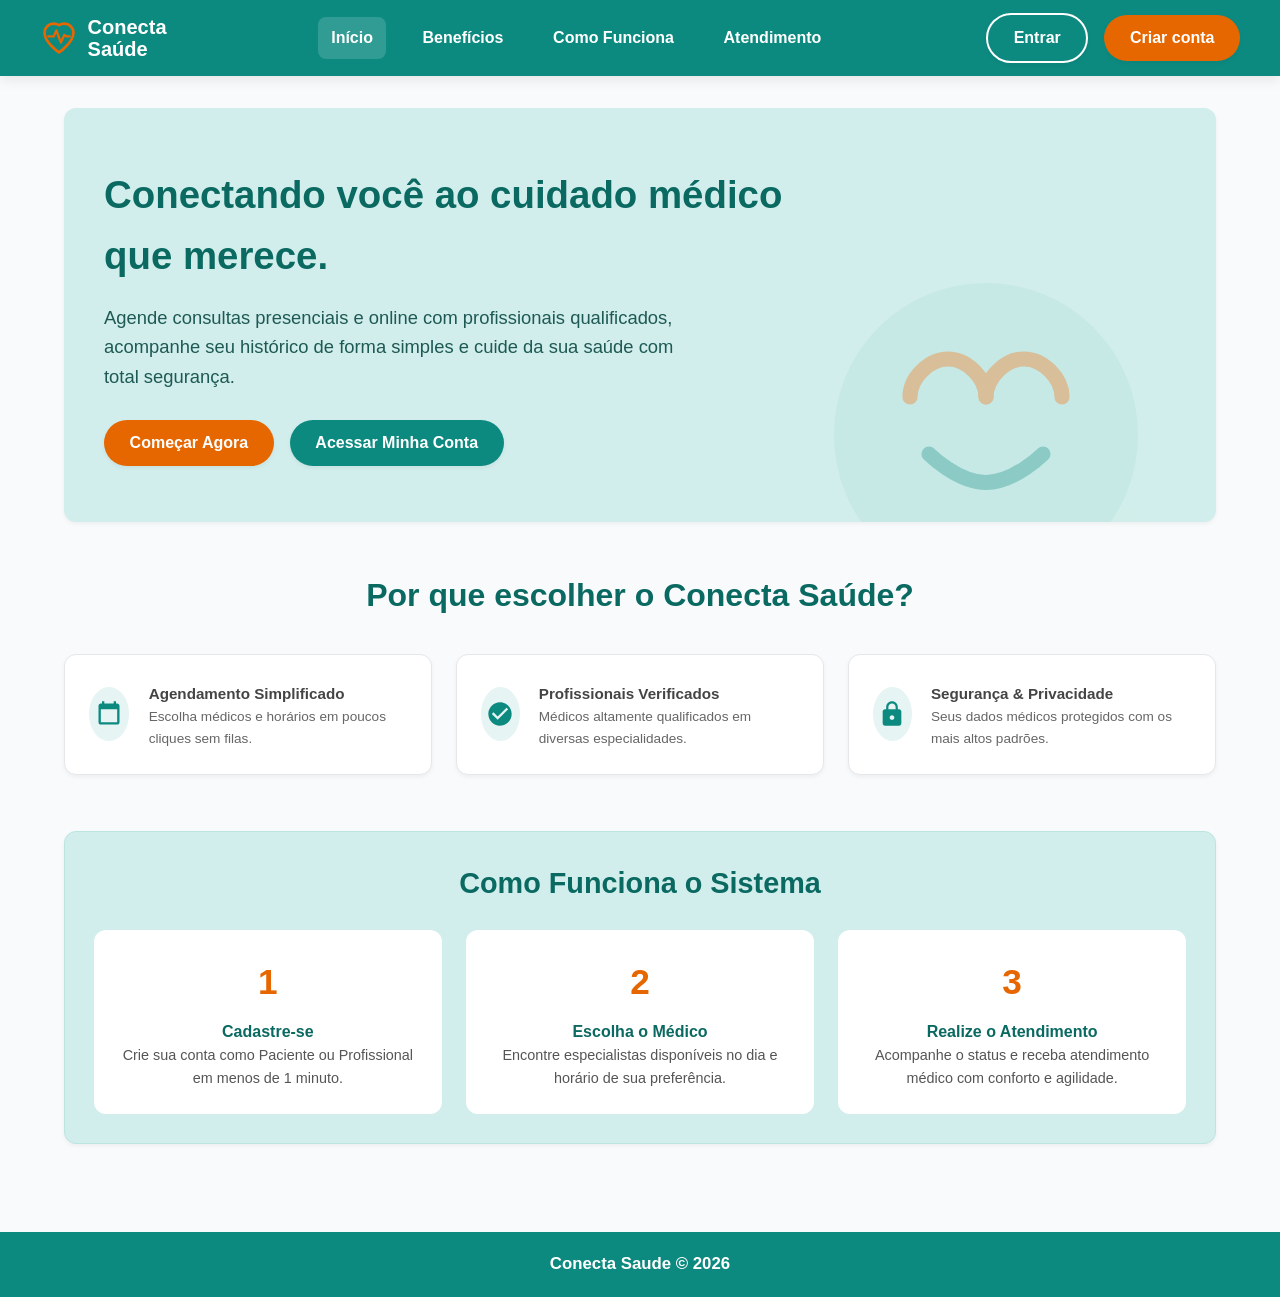
<file: index.html>
<!DOCTYPE html>
<html lang="pt-BR">
<head>
  <meta charset="UTF-8">
  <meta name="viewport" content="width=device-width, initial-scale=1.0">
  <title>Conecta Saúde — Atendimento Médico</title>
  <link rel="stylesheet" href="css/style.css">
  <link rel="stylesheet" href="css/responsivo.css">
</head>
<body>

  <header class="main-header">
    <div class="header-container">
      <a href="index.html" class="brand-logo">
        <svg viewBox="0 0 100 100" fill="none" xmlns="http://www.w3.org/2000/svg">
          <path d="M50 88C50 88 12 62 12 36C12 22.7 22.7 12 36 12C43.5 12 50 16 50 16C50 16 56.5 12 64 12C77.3 12 88 22.7 88 36C88 62 50 88 50 88Z" stroke="#e66700" stroke-width="7" stroke-linecap="round" stroke-linejoin="round"/>
          <path d="M22 46H36L43 30L55 62L64 42L70 46H78" stroke="#e66700" stroke-width="6" stroke-linecap="round" stroke-linejoin="round"/>
        </svg>
        <div class="brand-title-white">
          <span>Conecta</span>
          <span>Saúde</span>
        </div>
      </a>

      <nav>
        <ul class="nav-links">
          <li><a href="index.html" class="nav-item active">Início</a></li>
          <li><a href="#beneficios" class="nav-item">Benefícios</a></li>
          <li><a href="#como-funciona" class="nav-item">Como Funciona</a></li>
          <li><a href="#atendimento" class="nav-item">Atendimento</a></li>
        </ul>
      </nav>

      <div class="header-actions">
        <a href="login.html" class="btn btn-outline-white">Entrar</a>
        <a href="cadastro.html" class="btn btn-orange">Criar conta</a>
        <button class="mobile-menu-toggle" aria-label="Abrir Menu">☰</button>
      </div>
    </div>
  </header>

  <main class="main-content">
    <section class="dashboard-banner" style="padding: 3.5rem 2.5rem; margin-bottom: 3rem;">
      <div class="banner-text">
        <h2 style="font-size: 2.4rem; color: #0a6961;">Conectando você ao cuidado médico que merece.</h2>
        <p style="font-size: 1.15rem; color: #1e5953; margin: 1rem 0 1.8rem; max-width: 600px;">
          Agende consultas presenciais e online com profissionais qualificados, acompanhe seu histórico de forma simples e cuide da sua saúde com total segurança.
        </p>
        <div style="display: flex; gap: 1rem; flex-wrap: wrap;">
          <a href="cadastro.html" class="btn btn-orange btn-lg">Começar Agora</a>
          <a href="login.html" class="btn btn-teal">Acessar Minha Conta</a>
        </div>
      </div>
      <div style="max-width: 380px; width: 100%;" class="banner-illustration">
        <svg viewBox="0 0 200 200" fill="none" xmlns="http://www.w3.org/2000/svg">
          <circle cx="100" cy="100" r="80" fill="#0d8a80" fill-opacity="0.15"/>
          <path d="M70 110C70 110 85 125 100 125C115 125 130 110 130 110" stroke="#0d8a80" stroke-width="8" stroke-linecap="round"/>
          <path d="M60 80C60 70 70 60 80 60C90 60 100 70 100 80" stroke="#e66700" stroke-width="8" stroke-linecap="round"/>
          <path d="M100 80C100 70 110 60 120 60C130 60 140 70 140 80" stroke="#e66700" stroke-width="8" stroke-linecap="round"/>
        </svg>
      </div>
    </section>

    <section id="beneficios" style="margin-bottom: 3.5rem;">
      <h2 style="text-align: center; color: var(--primary-teal-dark); font-size: 2rem; margin-bottom: 2rem;">Por que escolher o Conecta Saúde?</h2>
      <div class="stats-grid">
        <div class="stat-card">
          <div class="stat-icon">
            <svg width="28" height="28" viewBox="0 0 24 24" fill="currentColor"><path d="M19 3h-1V1h-2v2H8V1H6v2H5c-1.11 0-1.99.9-1.99 2L3 19c0 1.1.89 2 2 2h14c1.1 0 2-.9 2-2V5c0-1.1-.9-2-2-2zm0 16H5V8h14v11z"/></svg>
          </div>
          <div class="stat-info">
            <div class="stat-label">Agendamento Simplificado</div>
            <div class="stat-sub">Escolha médicos e horários em poucos cliques sem filas.</div>
          </div>
        </div>

        <div class="stat-card">
          <div class="stat-icon">
            <svg width="28" height="28" viewBox="0 0 24 24" fill="currentColor"><path d="M12 2C6.48 2 2 6.48 2 12s4.48 10 10 10 10-4.48 10-10S17.52 2 12 2zm-2 15l-5-5 1.41-1.41L10 14.17l7.59-7.59L19 8l-9 9z"/></svg>
          </div>
          <div class="stat-info">
            <div class="stat-label">Profissionais Verificados</div>
            <div class="stat-sub">Médicos altamente qualificados em diversas especialidades.</div>
          </div>
        </div>

        <div class="stat-card">
          <div class="stat-icon">
            <svg width="28" height="28" viewBox="0 0 24 24" fill="currentColor"><path d="M18 8h-1V6c0-2.76-2.24-5-5-5S7 3.24 7 6v2H6c-1.1 0-2 .9-2 2v10c0 1.1.9 2 2 2h12c1.1 0 2-.9 2-2V10c0-1.1-.9-2-2-2zm-6 9c-1.1 0-2-.9-2-2s.9-2 2-2 2 .9 2 2-.9 2-2 2zm3.1-9H8.9V6c0-1.71 1.39-3.1 3.1-3.1 1.71 0 3.1 1.39 3.1 3.1v2z"/></svg>
          </div>
          <div class="stat-info">
            <div class="stat-label">Segurança & Privacidade</div>
            <div class="stat-sub">Seus dados médicos protegidos com os mais altos padrões.</div>
          </div>
        </div>
      </div>
    </section>

    <section id="como-funciona" class="card-box card-box-teal" style="margin-bottom: 3.5rem;">
      <h2 class="card-title" style="text-align: center; font-size: 1.8rem;">Como Funciona o Sistema</h2>
      <div style="display: grid; grid-template-columns: repeat(auto-fit, minmax(240px, 1fr)); gap: 1.5rem; margin-top: 1.5rem; text-align: center;">
        <div style="background: white; padding: 1.5rem; border-radius: 12px;">
          <div style="font-size: 2.2rem; font-weight: 700; color: var(--accent-orange); margin-bottom: 0.5rem;">1</div>
          <h4 style="color: var(--primary-teal-dark);">Cadastre-se</h4>
          <p style="font-size: 0.9rem; color: #555;">Crie sua conta como Paciente ou Profissional em menos de 1 minuto.</p>
        </div>
        <div style="background: white; padding: 1.5rem; border-radius: 12px;">
          <div style="font-size: 2.2rem; font-weight: 700; color: var(--accent-orange); margin-bottom: 0.5rem;">2</div>
          <h4 style="color: var(--primary-teal-dark);">Escolha o Médico</h4>
          <p style="font-size: 0.9rem; color: #555;">Encontre especialistas disponíveis no dia e horário de sua preferência.</p>
        </div>
        <div style="background: white; padding: 1.5rem; border-radius: 12px;">
          <div style="font-size: 2.2rem; font-weight: 700; color: var(--accent-orange); margin-bottom: 0.5rem;">3</div>
          <h4 style="color: var(--primary-teal-dark);">Realize o Atendimento</h4>
          <p style="font-size: 0.9rem; color: #555;">Acompanhe o status e receba atendimento médico com conforto e agilidade.</p>
        </div>
      </div>
    </section>
  </main>

  <footer class="main-footer">
    Conecta Saude © 2026
  </footer>

  <script src="js/app.js"></script>
</body>
</html>
</file>
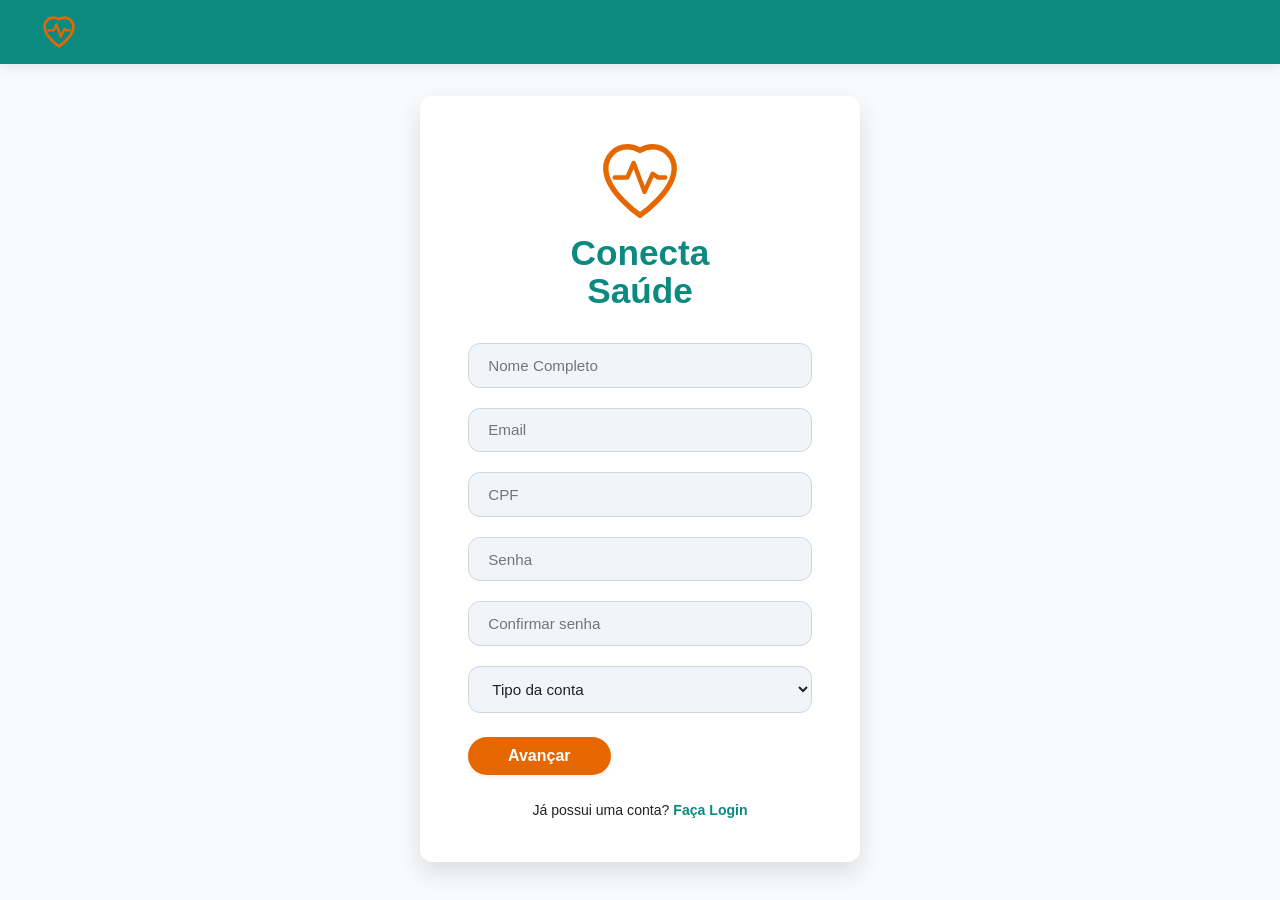
<file: cadastro.html>
<!DOCTYPE html>
<html lang="pt-BR">
<head>
  <meta charset="UTF-8">
  <meta name="viewport" content="width=device-width, initial-scale=1.0">
  <title>Cadastro — Conecta Saúde</title>
  <link rel="stylesheet" href="css/style.css">
  <link rel="stylesheet" href="css/responsivo.css">
</head>
<body>

  <header class="main-header">
    <div class="header-container">
      <a href="index.html" class="brand-logo">
        <svg viewBox="0 0 100 100" fill="none" xmlns="http://www.w3.org/2000/svg">
          <path d="M50 88C50 88 12 62 12 36C12 22.7 22.7 12 36 12C43.5 12 50 16 50 16C50 16 56.5 12 64 12C77.3 12 88 22.7 88 36C88 62 50 88 50 88Z" stroke="#e66700" stroke-width="7" stroke-linecap="round" stroke-linejoin="round"/>
          <path d="M22 46H36L43 30L55 62L64 42L70 46H78" stroke="#e66700" stroke-width="6" stroke-linecap="round" stroke-linejoin="round"/>
        </svg>
      </a>
      <div></div>
    </div>
  </header>

  <main class="auth-container">
    <div class="auth-card">
      <div class="auth-logo">
        <svg viewBox="0 0 100 100" fill="none" xmlns="http://www.w3.org/2000/svg">
          <path d="M50 88C50 88 12 62 12 36C12 22.7 22.7 12 36 12C43.5 12 50 16 50 16C50 16 56.5 12 64 12C77.3 12 88 22.7 88 36C88 62 50 88 50 88Z" stroke="#e66700" stroke-width="6" stroke-linecap="round" stroke-linejoin="round"/>
          <path d="M22 46H36L43 30L55 62L64 42L70 46H78" stroke="#e66700" stroke-width="5" stroke-linecap="round" stroke-linejoin="round"/>
        </svg>
        <h1>Conecta<br>Saúde</h1>
      </div>

      <div id="cadastroAlert" class="alert-message"></div>

      <form id="cadastroForm">
        <div class="form-group">
          <input type="text" id="nome" class="form-input" placeholder="Nome Completo" required>
        </div>

        <div class="form-group">
          <input type="email" id="email" class="form-input" placeholder="Email" required>
        </div>

        <div class="form-group">
          <input type="text" id="cpf" class="form-input" placeholder="CPF" maxlength="14" required>
        </div>

        <div class="form-group">
          <input type="password" id="senha" class="form-input" placeholder="Senha" required>
        </div>

        <div class="form-group">
          <input type="password" id="confirmSenha" class="form-input" placeholder="Confirmar senha" required>
        </div>

        <div class="form-group">
          <select id="tipo" class="form-select" required>
            <option value="" disabled selected>Tipo da conta</option>
            <option value="paciente">Paciente</option>
            <option value="profissional">Profissional de Saúde (Médico)</option>
          </select>
        </div>

        <div style="text-align: left; margin-top: 1.5rem;">
          <button type="submit" class="btn btn-orange" style="padding: 0.65rem 2.5rem;">Avançar</button>
        </div>
      </form>

      <div class="auth-links" style="margin-top: 1.5rem; justify-content: center;">
        <span>Já possui uma conta? <a href="login.html" class="auth-link" style="color: var(--primary-teal); font-weight: 600;">Faça Login</a></span>
      </div>
    </div>
  </main>

  <script src="js/app.js"></script>
  <script src="js/cadastro.js"></script>
</body>
</html>
</file>
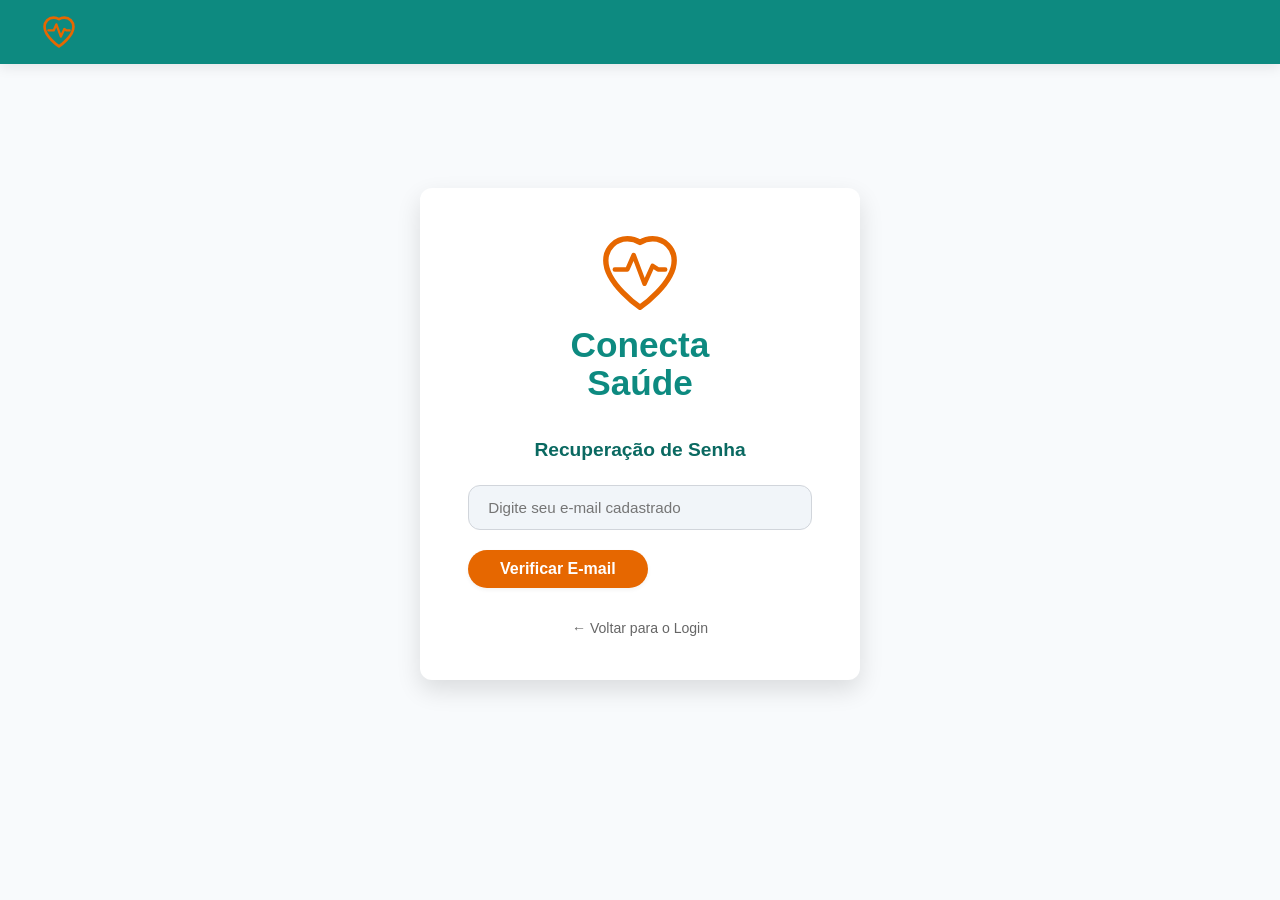
<file: esqueci-senha.html>
<!DOCTYPE html>
<html lang="pt-BR">
<head>
  <meta charset="UTF-8">
  <meta name="viewport" content="width=device-width, initial-scale=1.0">
  <title>Recuperar Senha — Conecta Saúde</title>
  <link rel="stylesheet" href="css/style.css">
  <link rel="stylesheet" href="css/responsivo.css">
</head>
<body>

  <header class="main-header">
    <div class="header-container">
      <a href="index.html" class="brand-logo">
        <svg viewBox="0 0 100 100" fill="none" xmlns="http://www.w3.org/2000/svg">
          <path d="M50 88C50 88 12 62 12 36C12 22.7 22.7 12 36 12C43.5 12 50 16 50 16C50 16 56.5 12 64 12C77.3 12 88 22.7 88 36C88 62 50 88 50 88Z" stroke="#e66700" stroke-width="7" stroke-linecap="round" stroke-linejoin="round"/>
          <path d="M22 46H36L43 30L55 62L64 42L70 46H78" stroke="#e66700" stroke-width="6" stroke-linecap="round" stroke-linejoin="round"/>
        </svg>
      </a>
      <div></div>
    </div>
  </header>

  <main class="auth-container">
    <div class="auth-card">
      <div class="auth-logo">
        <svg viewBox="0 0 100 100" fill="none" xmlns="http://www.w3.org/2000/svg">
          <path d="M50 88C50 88 12 62 12 36C12 22.7 22.7 12 36 12C43.5 12 50 16 50 16C50 16 56.5 12 64 12C77.3 12 88 22.7 88 36C88 62 50 88 50 88Z" stroke="#e66700" stroke-width="6" stroke-linecap="round" stroke-linejoin="round"/>
          <path d="M22 46H36L43 30L55 62L64 42L70 46H78" stroke="#e66700" stroke-width="5" stroke-linecap="round" stroke-linejoin="round"/>
        </svg>
        <h1>Conecta<br>Saúde</h1>
      </div>

      <h3 style="color: var(--primary-teal-dark); margin-bottom: 1.2rem; font-size: 1.2rem;">Recuperação de Senha</h3>

      <div id="recoverAlert" class="alert-message"></div>

      <form id="recoverStep1">
        <div class="form-group">
          <input type="email" id="recoverEmail" class="form-input" placeholder="Digite seu e-mail cadastrado" required>
        </div>
        <div style="text-align: left; margin-top: 1rem;">
          <button type="submit" class="btn btn-orange" style="padding: 0.65rem 2rem;">Verificar E-mail</button>
        </div>
      </form>

      <form id="recoverStep2" style="display: none;">
        <div class="form-group">
          <input type="password" id="newPassword" class="form-input" placeholder="Nova senha" required>
        </div>
        <div class="form-group">
          <input type="password" id="confirmNewPassword" class="form-input" placeholder="Confirmar nova senha" required>
        </div>
        <div style="text-align: left; margin-top: 1rem;">
          <button type="submit" class="btn btn-orange" style="padding: 0.65rem 2rem;">Salvar Nova Senha</button>
        </div>
      </form>

      <div class="auth-links" style="margin-top: 1.8rem; justify-content: center;">
        <a href="login.html" class="auth-link">← Voltar para o Login</a>
      </div>
    </div>
  </main>

  <script src="js/app.js"></script>
  <script src="js/esqueci-senha.js"></script>
</body>
</html>
</file>
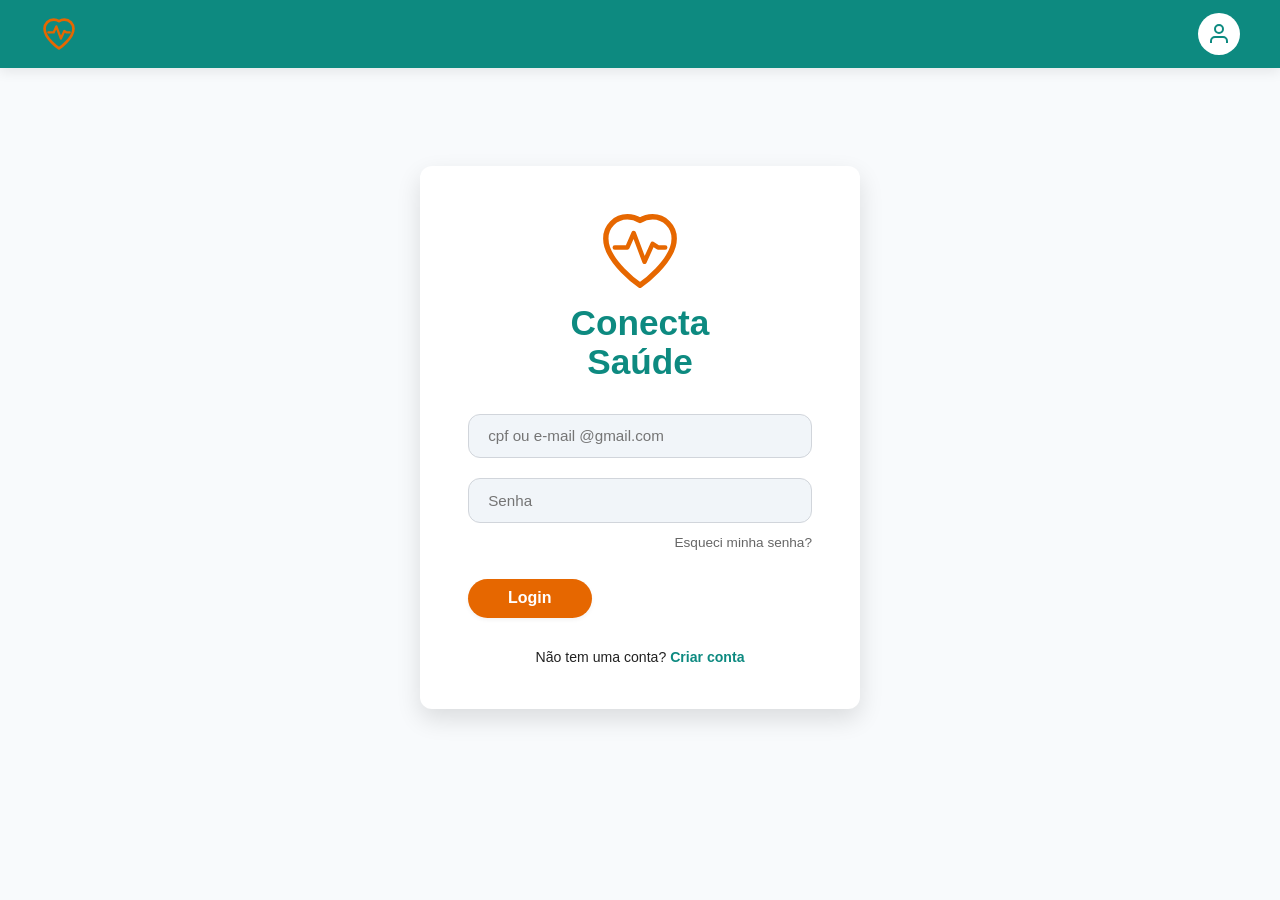
<file: login.html>
<!DOCTYPE html>
<html lang="pt-BR">
<head>
  <meta charset="UTF-8">
  <meta name="viewport" content="width=device-width, initial-scale=1.0">
  <title>Login — Conecta Saúde</title>
  <link rel="stylesheet" href="css/style.css">
  <link rel="stylesheet" href="css/responsivo.css">
</head>
<body>

  <header class="main-header">
    <div class="header-container">
      <a href="index.html" class="brand-logo">
        <svg viewBox="0 0 100 100" fill="none" xmlns="http://www.w3.org/2000/svg">
          <path d="M50 88C50 88 12 62 12 36C12 22.7 22.7 12 36 12C43.5 12 50 16 50 16C50 16 56.5 12 64 12C77.3 12 88 22.7 88 36C88 62 50 88 50 88Z" stroke="#e66700" stroke-width="7" stroke-linecap="round" stroke-linejoin="round"/>
          <path d="M22 46H36L43 30L55 62L64 42L70 46H78" stroke="#e66700" stroke-width="6" stroke-linecap="round" stroke-linejoin="round"/>
        </svg>
      </a>

      <div class="header-actions">
        <div class="user-profile-icon" title="Usuário">
          <svg width="24" height="24" viewBox="0 0 24 24" fill="none" stroke="currentColor" stroke-width="2">
            <path d="M20 21v-2a4 4 0 0 0-4-4H8a4 4 0 0 0-4 4v2"></path>
            <circle cx="12" cy="7" r="4"></circle>
          </svg>
        </div>
        <button class="mobile-menu-toggle" aria-label="Abrir Menu">☰</button>
      </div>
    </div>
  </header>

  <main class="auth-container">
    <div class="auth-card">
      <div class="auth-logo">
        <svg viewBox="0 0 100 100" fill="none" xmlns="http://www.w3.org/2000/svg">
          <path d="M50 88C50 88 12 62 12 36C12 22.7 22.7 12 36 12C43.5 12 50 16 50 16C50 16 56.5 12 64 12C77.3 12 88 22.7 88 36C88 62 50 88 50 88Z" stroke="#e66700" stroke-width="6" stroke-linecap="round" stroke-linejoin="round"/>
          <path d="M22 46H36L43 30L55 62L64 42L70 46H78" stroke="#e66700" stroke-width="5" stroke-linecap="round" stroke-linejoin="round"/>
        </svg>
        <h1>Conecta<br>Saúde</h1>
      </div>

      <div id="loginAlert" class="alert-message"></div>

      <form id="loginForm">
        <div class="form-group">
          <input type="text" id="userInput" class="form-input" placeholder="cpf ou e-mail @gmail.com" required>
        </div>

        <div class="form-group" style="margin-bottom: 0.4rem;">
          <input type="password" id="passwordInput" class="form-input" placeholder="Senha" required>
        </div>

        <div style="text-align: right; margin-bottom: 1.5rem;">
          <a href="esqueci-senha.html" class="auth-link" style="font-size: 0.85rem;">Esqueci minha senha?</a>
        </div>

        <div style="text-align: left;">
          <button type="submit" class="btn btn-orange" style="padding: 0.65rem 2.5rem;">Login</button>
        </div>
      </form>

      <div class="auth-links" style="margin-top: 1.8rem; justify-content: center;">
        <span>Não tem uma conta? <a href="cadastro.html" class="auth-link" style="color: var(--primary-teal); font-weight: 600;">Criar conta</a></span>
      </div>
    </div>
  </main>

  <script src="js/app.js"></script>
  <script src="js/login.js"></script>
</body>
</html>
</file>
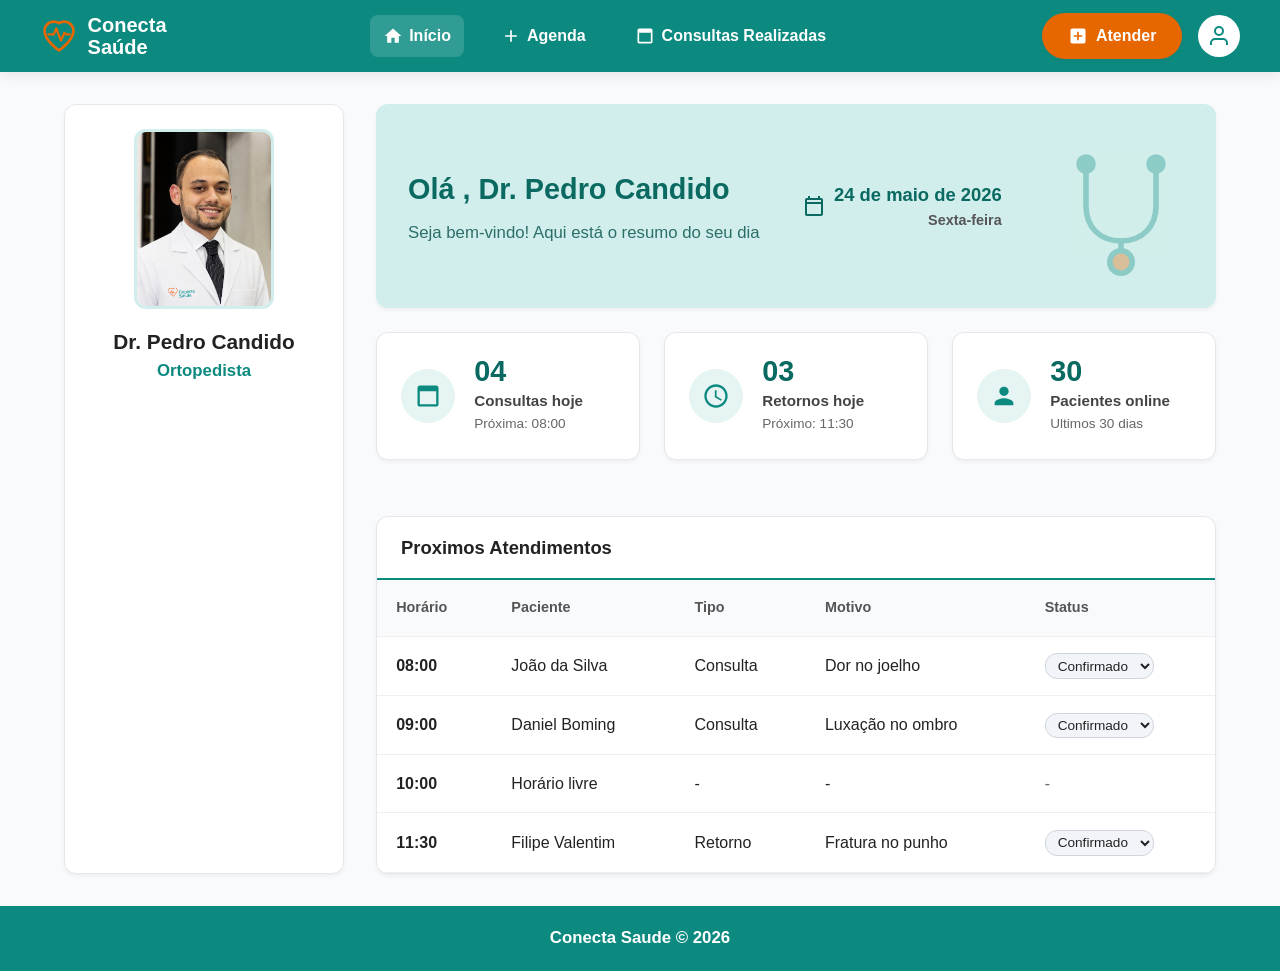
<file: profissional.html>
<!DOCTYPE html>
<html lang="pt-BR">
<head>
  <meta charset="UTF-8">
  <meta name="viewport" content="width=device-width, initial-scale=1.0">
  <title>Profissional — Conecta Saúde</title>
  <link rel="stylesheet" href="css/style.css">
  <link rel="stylesheet" href="css/responsivo.css">
</head>
<body>

  <header class="main-header">
    <div class="header-container">
      <a href="profissional.html" class="brand-logo">
        <svg viewBox="0 0 100 100" fill="none" xmlns="http://www.w3.org/2000/svg">
          <path d="M50 88C50 88 12 62 12 36C12 22.7 22.7 12 36 12C43.5 12 50 16 50 16C50 16 56.5 12 64 12C77.3 12 88 22.7 88 36C88 62 50 88 50 88Z" stroke="#e66700" stroke-width="7" stroke-linecap="round" stroke-linejoin="round"/>
          <path d="M22 46H36L43 30L55 62L64 42L70 46H78" stroke="#e66700" stroke-width="6" stroke-linecap="round" stroke-linejoin="round"/>
        </svg>
        <div class="brand-title-white">
          <span>Conecta</span>
          <span>Saúde</span>
        </div>
      </a>

      <nav>
        <ul class="nav-links">
          <li>
            <a href="profissional.html" class="nav-item active">
              <svg viewBox="0 0 24 24"><path d="M10 20v-6h4v6h5v-8h3L12 3 2 12h3v8z"/></svg>
              Início
            </a>
          </li>
          <li>
            <a href="#agenda" class="nav-item">
              <svg viewBox="0 0 24 24"><path d="M19 13h-6v6h-2v-6H5v-2h6V5h2v6h6v2z"/></svg>
              Agenda
            </a>
          </li>
          <li>
            <a href="#consultas-realizadas" class="nav-item">
              <svg viewBox="0 0 24 24"><path d="M19 3H5c-1.1 0-1.99.9-1.99 2L3 19c0 1.1.89 2 2 2h14c1.1 0 2-.9 2-2V5c0-1.1-.9-2-2-2zm0 16H5V8h14v11z"/></svg>
              Consultas Realizadas
            </a>
          </li>
        </ul>
      </nav>

      <div class="header-actions">
        <a href="#atender" class="btn btn-orange">
          <svg width="20" height="20" viewBox="0 0 24 24" fill="currentColor">
            <path d="M19 3H5c-1.1 0-1.99.9-1.99 2L3 19c0 1.1.89 2 2 2h14c1.1 0 2-.9 2-2V5c0-1.1-.9-2-2-2zm-2 10h-4v4h-2v-4H7v-2h4V7h2v4h4v2z"/>
          </svg>
          Atender
        </a>
        <div class="user-profile-icon" title="Sair / Perfil" onclick="logoutUser()">
          <svg width="24" height="24" viewBox="0 0 24 24" fill="none" stroke="currentColor" stroke-width="2">
            <path d="M20 21v-2a4 4 0 0 0-4-4H8a4 4 0 0 0-4 4v2"></path>
            <circle cx="12" cy="7" r="4"></circle>
          </svg>
        </div>
        <button class="mobile-menu-toggle" aria-label="Abrir Menu">☰</button>
      </div>
    </div>
  </header>

  <main class="main-content">
    <div class="dashboard-grid-doctor">
      <aside class="profile-card">
        <div class="profile-avatar-wrapper">
          <img src="img/pcdd.png" alt="Dr. Pedro Candido">
        </div>
        <h3 id="doctorName" class="profile-name">Dr. Pedro Candido</h3>
        <p id="doctorRole" class="profile-role">Ortopedista</p>
      </aside>

      <div style="display: flex; flex-direction: column; gap: 1.5rem;">
        <div class="dashboard-banner" style="margin-bottom: 0;">
          <div class="banner-text">
            <h2>Olá , <span id="welcomeDoctorName">Dr. Pedro Candido</span></h2>
            <p>Seja bem-vindo! Aqui está o resumo do seu dia</p>
          </div>
          <div class="banner-date">
            <svg width="24" height="24" viewBox="0 0 24 24" fill="currentColor">
              <path d="M19 4h-1V2h-2v2H8V2H6v2H5c-1.11 0-1.99.9-1.99 2L3 20c0 1.1.89 2 2 2h14c1.1 0 2-.9 2-2V6c0-1.1-.9-2-2-2zm0 16H5V10h14v10zm0-12H5V6h14v2z"/>
            </svg>
            <div>
              <div style="font-size: 1.15rem; font-weight: 700;">24 de maio de 2026</div>
              <div style="font-size: 0.9rem; color: #555; text-align: right;">Sexta-feira</div>
            </div>
          </div>
          <svg class="banner-illustration" viewBox="0 0 100 100" fill="none" stroke="#0d8a80" stroke-width="4">
            <path d="M30 20V50C30 65 40 75 55 75C70 75 80 65 80 50V20" stroke-linecap="round"/>
            <circle cx="30" cy="20" r="5" fill="#0d8a80"/>
            <circle cx="80" cy="20" r="5" fill="#0d8a80"/>
            <path d="M55 75V85" stroke-linecap="round"/>
            <circle cx="55" cy="90" r="8" fill="#e66700"/>
          </svg>
        </div>

        <div class="stats-grid">
          <div class="stat-card">
            <div class="stat-icon">
              <svg width="28" height="28" viewBox="0 0 24 24" fill="currentColor"><path d="M19 3H5c-1.1 0-1.99.9-1.99 2L3 19c0 1.1.89 2 2 2h14c1.1 0 2-.9 2-2V5c0-1.1-.9-2-2-2zm0 16H5V8h14v11z"/></svg>
            </div>
            <div class="stat-info">
              <div class="stat-number">04</div>
              <div class="stat-label">Consultas hoje</div>
              <div class="stat-sub">Próxima: 08:00</div>
            </div>
          </div>

          <div class="stat-card">
            <div class="stat-icon">
              <svg width="28" height="28" viewBox="0 0 24 24" fill="currentColor"><path d="M11.99 2C6.47 2 2 6.48 2 12s4.47 10 9.99 10C17.52 22 22 17.52 22 12S17.52 2 11.99 2zM12 20c-4.42 0-8-3.58-8-8s3.58-8 8-8 8 3.58 8 8-3.58 8-8 8zm.5-13H11v6l5.25 3.15.75-1.23-4.5-2.67z"/></svg>
            </div>
            <div class="stat-info">
              <div class="stat-number">03</div>
              <div class="stat-label">Retornos hoje</div>
              <div class="stat-sub">Próximo: 11:30</div>
            </div>
          </div>

          <div class="stat-card">
            <div class="stat-icon">
              <svg width="28" height="28" viewBox="0 0 24 24" fill="currentColor"><path d="M12 12c2.21 0 4-1.79 4-4s-1.79-4-4-4-4 1.79-4 4 1.79 4 4 4zm0 2c-2.67 0-8 1.34-8 4v2h16v-2c0-2.66-5.33-4-8-4z"/></svg>
            </div>
            <div class="stat-info">
              <div class="stat-number">30</div>
              <div class="stat-label">Pacientes online</div>
              <div class="stat-sub">Ultimos 30 dias</div>
            </div>
          </div>
        </div>

        <div class="table-container">
          <div class="table-header-title">
            Proximos Atendimentos
          </div>
          <table class="custom-table">
            <thead>
              <tr>
                <th>Horário</th>
                <th>Paciente</th>
                <th>Tipo</th>
                <th>Motivo</th>
                <th>Status</th>
              </tr>
            </thead>
            <tbody id="doctorAppointmentsTableBody">
            </tbody>
          </table>
        </div>

      </div>
    </div>
  </main>

  <footer class="main-footer">
    Conecta Saude © 2026
  </footer>

  <script src="js/app.js"></script>
  <script src="js/profissional.js"></script>
</body>
</html>
</file>
<file: css/style.css>
:root {
  --primary-teal: #0d8a80;
  --primary-teal-dark: #0a6961;
  --primary-teal-light: #d1eeec;
  --primary-teal-bg: #e6f4f3;
  
  --accent-orange: #e66700;
  --accent-orange-hover: #cf5c00;
  --accent-orange-light: #fff3eb;
  
  --text-dark: #222222;
  --text-muted: #666666;
  --text-light: #ffffff;
  
  --bg-body: #f8fafc;
  --bg-card: #ffffff;
  
  --border-color: #d1d5db;
  --border-radius: 12px;
  --border-radius-pill: 25px;
  
  --shadow-sm: 0 2px 4px rgba(0, 0, 0, 0.05);
  --shadow-md: 0 4px 12px rgba(0, 0, 0, 0.08);
  --shadow-lg: 0 10px 25px rgba(0, 0, 0, 0.12);
  
  --font-main: 'Segoe UI', -apple-system, BlinkMacSystemFont, Roboto, sans-serif;
}

* {
  box-sizing: border-box;
  margin: 0;
  padding: 0;
}

body {
  font-family: var(--font-main);
  background-color: var(--bg-body);
  color: var(--text-dark);
  line-height: 1.6;
  display: flex;
  flex-direction: column;
  min-height: 100vh;
}

.main-header {
  background-color: var(--primary-teal);
  color: var(--text-light);
  padding: 0.8rem 2rem;
  box-shadow: var(--shadow-md);
  position: sticky;
  top: 0;
  z-index: 100;
}

.header-container {
  max-width: 1200px;
  margin: 0 auto;
  display: flex;
  align-items: center;
  justify-content: space-between;
}

.brand-logo {
  display: flex;
  align-items: center;
  gap: 0.6rem;
  text-decoration: none;
  color: var(--text-light);
  font-weight: 700;
  font-size: 1.4rem;
}

.brand-logo svg {
  height: 38px;
  width: auto;
}

.brand-title-white {
  display: flex;
  flex-direction: column;
  line-height: 1.1;
  font-size: 1.25rem;
}

.nav-links {
  display: flex;
  align-items: center;
  gap: 1.5rem;
  list-style: none;
}

.nav-item {
  display: flex;
  align-items: center;
  gap: 0.4rem;
  color: var(--text-light);
  text-decoration: none;
  font-weight: 600;
  font-size: 1rem;
  padding: 0.5rem 0.8rem;
  border-radius: 8px;
  transition: background-color 0.2s ease;
}

.nav-item:hover, .nav-item.active {
  background-color: rgba(255, 255, 255, 0.15);
}

.nav-item svg {
  width: 20px;
  height: 20px;
  fill: currentColor;
}

.header-actions {
  display: flex;
  align-items: center;
  gap: 1rem;
}

.user-profile-icon {
  width: 42px;
  height: 42px;
  border-radius: 50%;
  background-color: #ffffff;
  color: var(--primary-teal);
  display: flex;
  align-items: center;
  justify-content: center;
  cursor: pointer;
  transition: transform 0.2s ease;
}

.user-profile-icon:hover {
  transform: scale(1.05);
}

.mobile-menu-toggle {
  display: none;
  background: none;
  border: none;
  color: var(--text-light);
  font-size: 1.8rem;
  cursor: pointer;
}

.btn {
  display: inline-flex;
  align-items: center;
  justify-content: center;
  gap: 0.5rem;
  padding: 0.65rem 1.6rem;
  font-size: 1rem;
  font-weight: 600;
  border-radius: var(--border-radius-pill);
  border: none;
  cursor: pointer;
  text-decoration: none;
  transition: all 0.2s ease;
  box-shadow: var(--shadow-sm);
}

.btn-orange {
  background-color: var(--accent-orange);
  color: #ffffff;
}

.btn-orange:hover {
  background-color: var(--accent-orange-hover);
  transform: translateY(-1px);
  box-shadow: var(--shadow-md);
}

.btn-outline-white {
  background-color: transparent;
  color: var(--text-light);
  border: 2px solid var(--text-light);
}

.btn-outline-white:hover {
  background-color: rgba(255, 255, 255, 0.2);
}

.btn-teal {
  background-color: var(--primary-teal);
  color: #ffffff;
}

.btn-teal:hover {
  background-color: var(--primary-teal-dark);
}

.btn-sm {
  padding: 0.4rem 1rem;
  font-size: 0.88rem;
}

.btn-full {
  width: 100%;
}

.main-content {
  flex: 1;
  max-width: 1200px;
  width: 100%;
  margin: 2rem auto;
  padding: 0 1.5rem;
}

.auth-container {
  display: flex;
  flex-direction: column;
  align-items: center;
  justify-content: center;
  min-height: calc(100vh - 160px);
  padding: 2rem 1rem;
}

.auth-card {
  background: var(--bg-card);
  padding: 2.5rem 3rem;
  border-radius: var(--border-radius);
  box-shadow: var(--shadow-lg);
  width: 100%;
  max-width: 440px;
  text-align: center;
}

.auth-logo {
  display: flex;
  flex-direction: column;
  align-items: center;
  margin-bottom: 2rem;
}

.auth-logo svg {
  width: 90px;
  height: 90px;
  margin-bottom: 0.5rem;
}

.auth-logo h1 {
  color: var(--primary-teal);
  font-size: 2.2rem;
  font-weight: 700;
  line-height: 1.1;
}

.form-group {
  margin-bottom: 1.25rem;
  text-align: left;
}

.form-group label {
  display: block;
  font-size: 0.9rem;
  font-weight: 600;
  margin-bottom: 0.35rem;
  color: #444;
}

.form-input, .form-select {
  width: 100%;
  padding: 0.8rem 1.2rem;
  border-radius: var(--border-radius);
  border: 1px solid var(--border-color);
  background-color: #f1f5f9;
  font-size: 0.95rem;
  color: var(--text-dark);
  transition: border-color 0.2s, background-color 0.2s;
  outline: none;
}

.form-input:focus, .form-select:focus {
  border-color: var(--primary-teal);
  background-color: #ffffff;
  box-shadow: 0 0 0 3px rgba(13, 138, 128, 0.15);
}

.auth-links {
  display: flex;
  justify-content: space-between;
  align-items: center;
  margin-top: 0.8rem;
  font-size: 0.88rem;
}

.auth-link {
  color: var(--text-muted);
  text-decoration: none;
  font-weight: 500;
}

.auth-link:hover {
  color: var(--primary-teal);
  text-decoration: underline;
}

.dashboard-banner {
  background-color: var(--primary-teal-light);
  border-radius: var(--border-radius);
  padding: 2rem;
  display: flex;
  justify-content: space-between;
  align-items: center;
  position: relative;
  overflow: hidden;
  box-shadow: var(--shadow-sm);
  margin-bottom: 2rem;
}

.banner-text h2 {
  color: var(--primary-teal-dark);
  font-size: 1.8rem;
  font-weight: 700;
  margin-bottom: 0.5rem;
}

.banner-text p {
  color: #2c6e68;
  font-size: 1.05rem;
  max-width: 650px;
}

.banner-date {
  display: flex;
  align-items: center;
  gap: 0.5rem;
  color: var(--primary-teal-dark);
  font-weight: 600;
  font-size: 1.1rem;
}

.banner-illustration {
  opacity: 0.35;
  width: 140px;
  height: 140px;
}

.stats-grid {
  display: grid;
  grid-template-columns: repeat(auto-fit, minmax(260px, 1fr));
  gap: 1.5rem;
  margin-bottom: 2rem;
}

.stat-card {
  background: var(--bg-card);
  padding: 1.5rem;
  border-radius: var(--border-radius);
  box-shadow: var(--shadow-sm);
  border: 1px solid #e5e7eb;
  display: flex;
  align-items: center;
  gap: 1.2rem;
}

.stat-icon {
  width: 54px;
  height: 54px;
  border-radius: 50%;
  background: var(--primary-teal-bg);
  color: var(--primary-teal);
  display: flex;
  align-items: center;
  justify-content: center;
}

.stat-info .stat-number {
  font-size: 1.8rem;
  font-weight: 700;
  color: var(--primary-teal-dark);
  line-height: 1;
}

.stat-info .stat-label {
  font-weight: 600;
  font-size: 0.95rem;
  color: #444;
  margin-top: 0.2rem;
}

.stat-info .stat-sub {
  font-size: 0.85rem;
  color: var(--text-muted);
}

.dashboard-grid-patient {
  display: grid;
  grid-template-columns: 1fr 1fr;
  gap: 2rem;
  margin-bottom: 2rem;
}

.dashboard-grid-doctor {
  display: grid;
  grid-template-columns: 280px 1fr;
  gap: 2rem;
}

.profile-card {
  background: var(--bg-card);
  border-radius: var(--border-radius);
  padding: 1.5rem;
  box-shadow: var(--shadow-sm);
  border: 1px solid #e5e7eb;
  text-align: center;
}

.profile-avatar-wrapper {
  width: 140px;
  height: 180px;
  border-radius: var(--border-radius);
  overflow: hidden;
  margin: 0 auto 1rem;
  border: 3px solid var(--primary-teal-light);
}

.profile-avatar-wrapper img {
  width: 100%;
  height: 100%;
  object-fit: cover;
}

.profile-name {
  font-size: 1.3rem;
  font-weight: 700;
  color: var(--text-dark);
}

.profile-role {
  font-size: 1.05rem;
  font-weight: 600;
  color: var(--primary-teal);
}

.card-box {
  background: var(--bg-card);
  border-radius: var(--border-radius);
  padding: 1.8rem;
  box-shadow: var(--shadow-sm);
  border: 1px solid #e5e7eb;
}

.card-box-teal {
  background-color: var(--primary-teal-light);
  border-color: #bce5e1;
}

.card-title {
  font-size: 1.3rem;
  font-weight: 700;
  color: var(--primary-teal-dark);
  margin-bottom: 1.2rem;
}

.appointment-list {
  display: flex;
  flex-direction: column;
  gap: 1.2rem;
}

.appointment-item {
  display: flex;
  align-items: center;
  gap: 1.2rem;
  padding: 0.8rem 0;
  border-bottom: 1px dashed rgba(13, 138, 128, 0.2);
}

.appointment-item:last-child {
  border-bottom: none;
}

.date-badge {
  text-align: center;
  background: transparent;
  color: var(--primary-teal-dark);
  font-weight: 700;
  line-height: 1.2;
}

.date-badge .date-day {
  font-size: 1.5rem;
}

.date-badge .date-month {
  font-size: 1rem;
}

.date-badge .date-time {
  font-size: 0.85rem;
  font-weight: 600;
  color: #444;
}

.appointment-doc-info {
  flex: 1;
}

.appointment-doc-info h4 {
  font-size: 1.1rem;
  font-weight: 700;
  color: #111;
}

.appointment-doc-info p {
  font-size: 0.9rem;
  color: var(--text-muted);
}

.status-badge {
  font-size: 0.88rem;
  font-weight: 700;
}

.status-orange {
  color: var(--accent-orange);
}

.status-teal {
  color: var(--primary-teal);
}

.photo-card {
  border-radius: var(--border-radius);
  overflow: hidden;
  box-shadow: var(--shadow-sm);
  max-height: 280px;
}

.photo-card img {
  width: 100%;
  height: 100%;
  object-fit: cover;
}

.table-container {
  background: var(--bg-card);
  border-radius: var(--border-radius);
  box-shadow: var(--shadow-sm);
  border: 1px solid #e5e7eb;
  overflow: hidden;
}

.table-header-title {
  padding: 1rem 1.5rem;
  border-bottom: 2px solid var(--primary-teal);
  font-weight: 700;
  font-size: 1.15rem;
  color: var(--text-dark);
}

.custom-table {
  width: 100%;
  border-collapse: collapse;
  text-align: left;
}

.custom-table th, .custom-table td {
  padding: 1rem 1.2rem;
  border-bottom: 1px solid #eee;
}

.custom-table th {
  background-color: #f8fafc;
  color: #555;
  font-weight: 600;
  font-size: 0.9rem;
}

.custom-table tr:hover {
  background-color: #f1f5f9;
}

.main-footer {
  background-color: var(--primary-teal);
  color: var(--text-light);
  text-align: center;
  padding: 1.2rem 1rem;
  margin-top: auto;
  font-weight: 600;
  font-size: 1.05rem;
}

.modal-overlay {
  position: fixed;
  top: 0;
  left: 0;
  width: 100%;
  height: 100%;
  background: rgba(0, 0, 0, 0.5);
  display: flex;
  align-items: center;
  justify-content: center;
  z-index: 1000;
  opacity: 0;
  visibility: hidden;
  transition: opacity 0.3s ease, visibility 0.3s ease;
}

.modal-overlay.active {
  opacity: 1;
  visibility: visible;
}

.modal-box {
  background: #ffffff;
  padding: 2rem;
  border-radius: var(--border-radius);
  max-width: 500px;
  width: 90%;
  box-shadow: var(--shadow-lg);
  position: relative;
  transform: translateY(-20px);
  transition: transform 0.3s ease;
}

.modal-overlay.active .modal-box {
  transform: translateY(0);
}

.modal-header {
  display: flex;
  justify-content: space-between;
  align-items: center;
  margin-bottom: 1.5rem;
}

.modal-header h3 {
  color: var(--primary-teal);
  font-size: 1.4rem;
}

.modal-close {
  background: none;
  border: none;
  font-size: 1.5rem;
  cursor: pointer;
  color: var(--text-muted);
}

.alert-message {
  padding: 0.8rem 1rem;
  border-radius: 8px;
  margin-bottom: 1rem;
  font-size: 0.92rem;
  display: none;
}

.alert-danger {
  background-color: #fee2e2;
  color: #991b1b;
  border: 1px solid #fca5a5;
}

.alert-success {
  background-color: #d1fae5;
  color: #065f46;
  border: 1px solid #6ee7b7;
}
</file>
<file: css/responsivo.css>
@media (max-width: 992px) {
  .dashboard-grid-patient {
    grid-template-columns: 1fr;
  }
  
  .dashboard-grid-doctor {
    grid-template-columns: 1fr;
  }
  
  .profile-card {
    max-width: 400px;
    margin: 0 auto;
  }
  
  .banner-illustration {
    display: none;
  }
}

@media (max-width: 768px) {
  .main-header {
    padding: 0.8rem 1rem;
  }
  
  .nav-links {
    position: fixed;
    top: 65px;
    left: 0;
    width: 100%;
    background-color: var(--primary-teal-dark);
    flex-direction: column;
    padding: 1.5rem;
    gap: 1rem;
    transform: translateY(-150%);
    transition: transform 0.3s ease;
    box-shadow: var(--shadow-md);
  }
  
  .nav-links.active {
    transform: translateY(0);
  }
  
  .mobile-menu-toggle {
    display: block;
  }
  
  .stats-grid {
    grid-template-columns: 1fr;
  }
  
  .auth-card {
    padding: 2rem 1.5rem;
  }
  
  .dashboard-banner {
    flex-direction: column;
    align-items: flex-start;
    gap: 1rem;
  }
  
  .table-container {
    overflow-x: auto;
  }
  
  .custom-table th, .custom-table td {
    padding: 0.75rem 0.6rem;
    font-size: 0.85rem;
  }
}

@media (max-width: 480px) {
  .brand-logo span {
    font-size: 1.1rem;
  }

  .btn {
    padding: 0.6rem 1.2rem;
    font-size: 0.95rem;
  }
}
</file>
